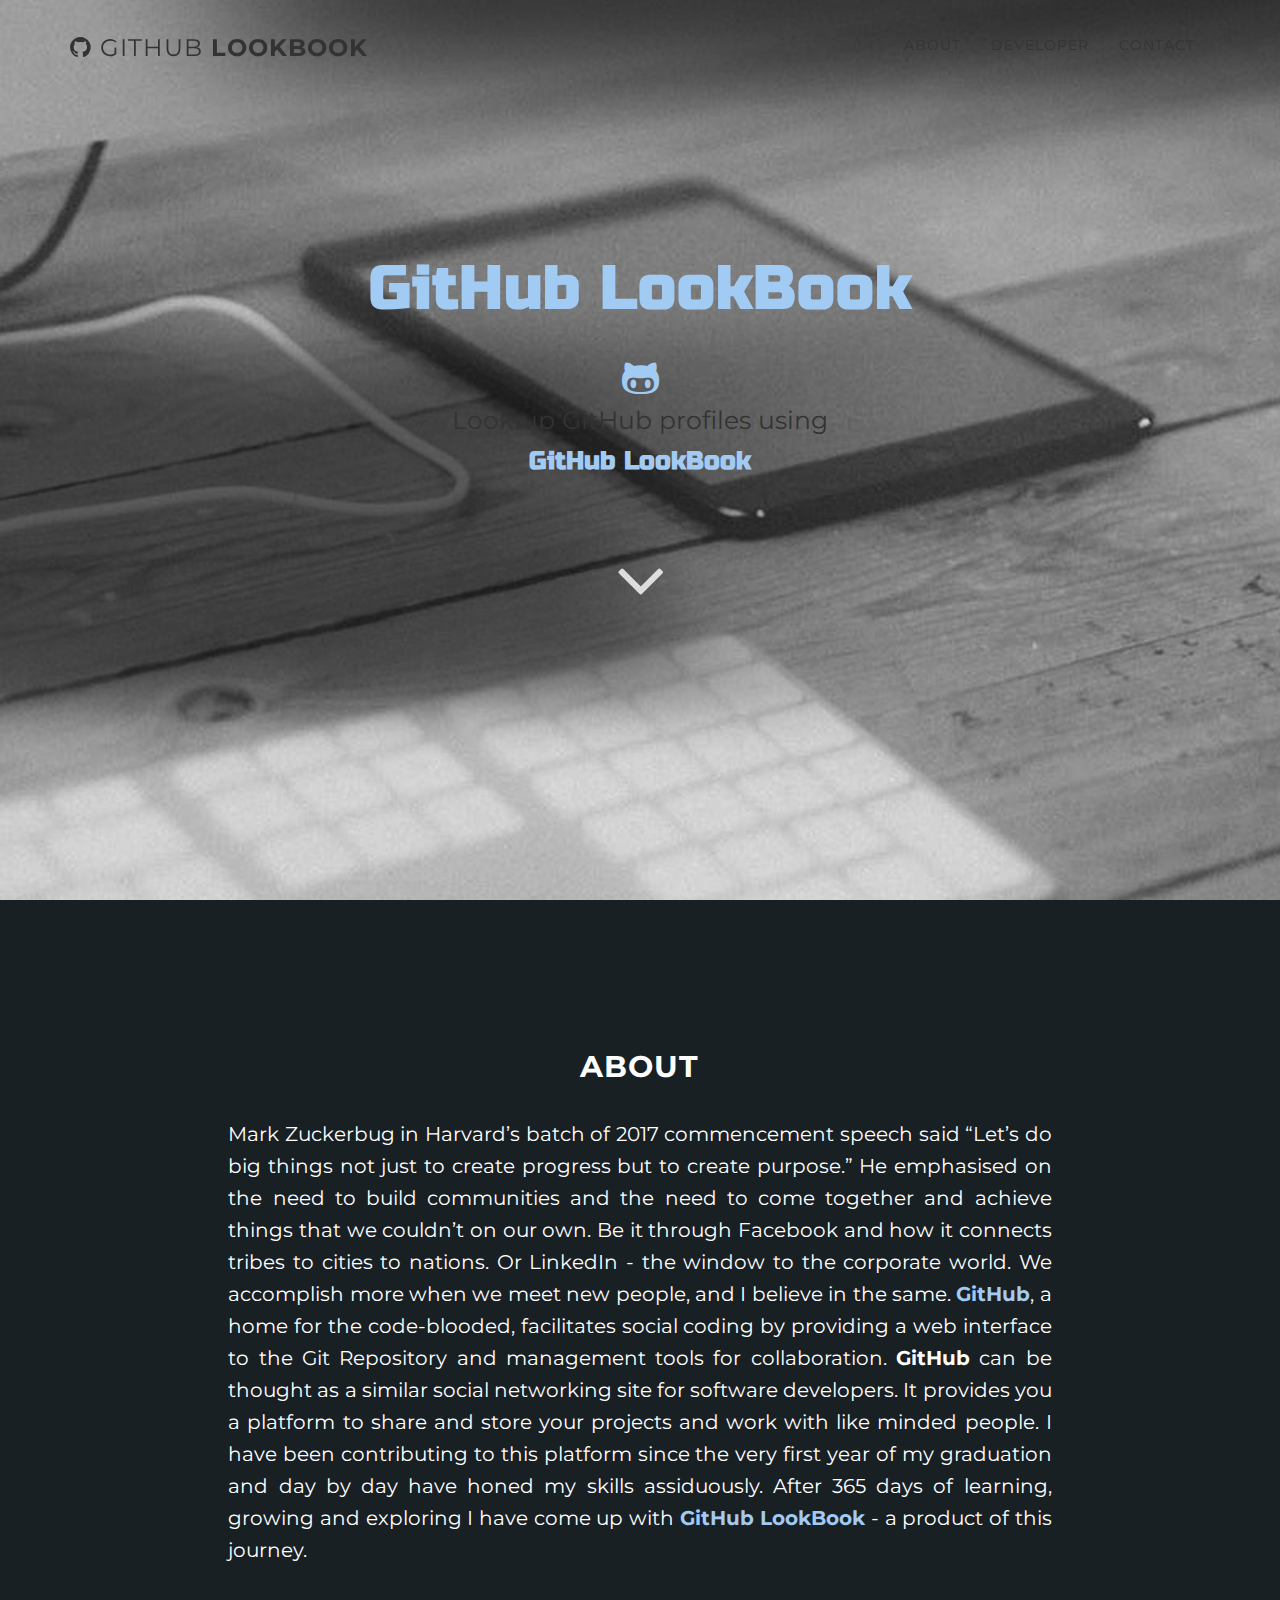
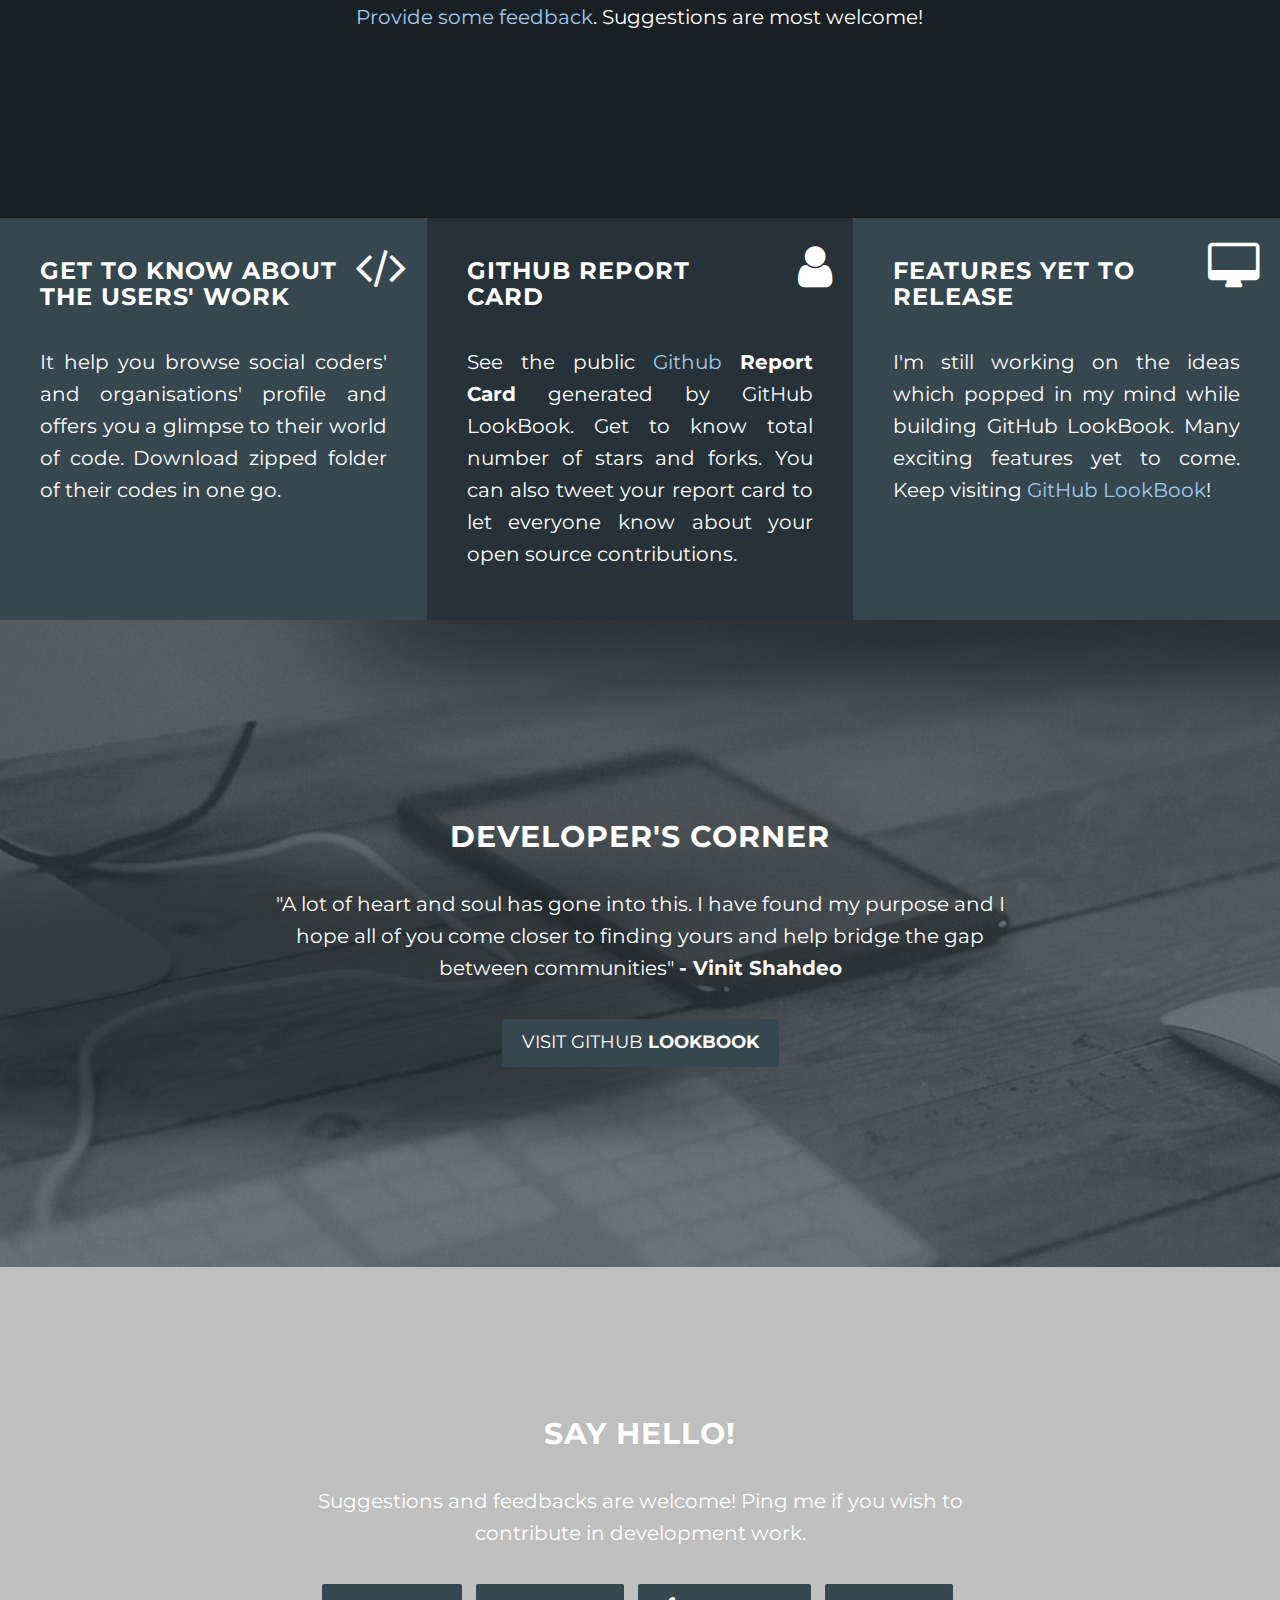
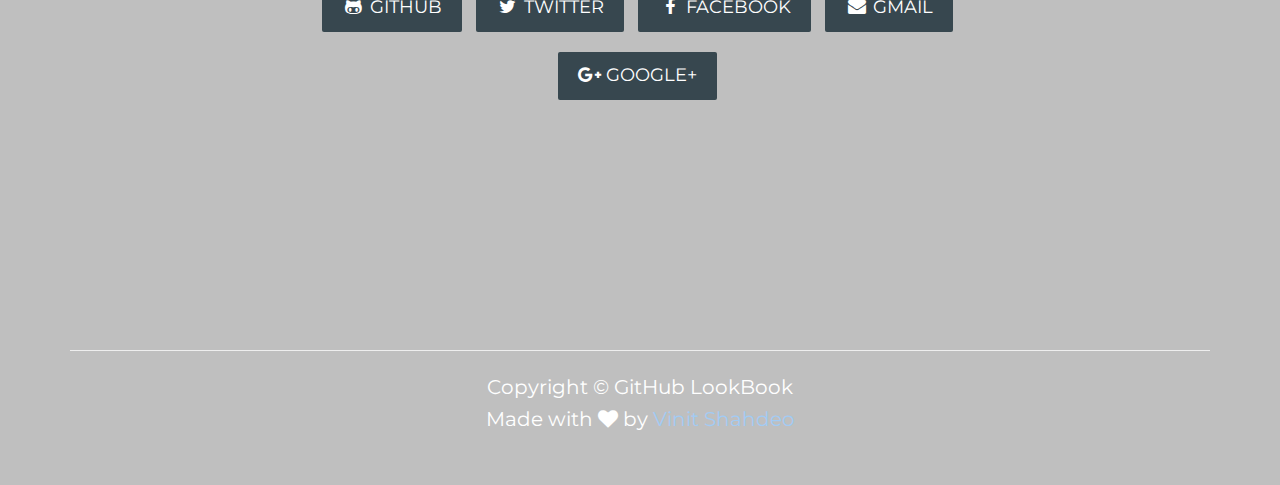
<file: index.html>
<!doctype html>
<!-- Copyright GitHub LookBook | 2017 -->
<!-- Author - Vinit Shahdeo -->
<!--


 ██████╗ ██╗████████╗██╗  ██╗██╗   ██╗██████╗     ██╗      ██████╗  ██████╗ ██╗  ██╗██████╗  ██████╗  ██████╗ ██╗  ██╗
██╔════╝ ██║╚══██╔══╝██║  ██║██║   ██║██╔══██╗    ██║     ██╔═══██╗██╔═══██╗██║ ██╔╝██╔══██╗██╔═══██╗██╔═══██╗██║ ██╔╝
██║  ███╗██║   ██║   ███████║██║   ██║██████╔╝    ██║     ██║   ██║██║   ██║█████╔╝ ██████╔╝██║   ██║██║   ██║█████╔╝ 
██║   ██║██║   ██║   ██╔══██║██║   ██║██╔══██╗    ██║     ██║   ██║██║   ██║██╔═██╗ ██╔══██╗██║   ██║██║   ██║██╔═██╗ 
╚██████╔╝██║   ██║   ██║  ██║╚██████╔╝██████╔╝    ███████╗╚██████╔╝╚██████╔╝██║  ██╗██████╔╝╚██████╔╝╚██████╔╝██║  ██╗
 ╚═════╝ ╚═╝   ╚═╝   ╚═╝  ╚═╝ ╚═════╝ ╚═════╝     ╚══════╝ ╚═════╝  ╚═════╝ ╚═╝  ╚═╝╚═════╝  ╚═════╝  ╚═════╝ ╚═╝  ╚═╝
                                                                                                                      


-->
<!--

  __  __           _                 _ _   _       _                  _            
 |  \/  | __ _  __| | ___  __      _(_) |_| |__   | | _____   _____  | |__  _   _  
 | |\/| |/ _` |/ _` |/ _ \ \ \ /\ / / | __| '_ \  | |/ _ \ \ / / _ \ | '_ \| | | | 
 | |  | | (_| | (_| |  __/  \ V  V /| | |_| | | | | | (_) \ V /  __/ | |_) | |_| | 
 |_|  |_|\__,_|\__,_|\___|   \_/\_/ |_|\__|_| |_| |_|\___/ \_/ \___| |_.__/ \__, | 
 __     ___       _ _     ____  _           _         _                     |___/  
 \ \   / (_)_ __ (_) |_  / ___|| |__   __ _| |__   __| | ___  ___                  
  \ \ / /| | '_ \| | __| \___ \| '_ \ / _` | '_ \ / _` |/ _ \/ _ \                 
   \ V / | | | | | | |_   ___) | | | | (_| | | | | (_| |  __/ (_) |                
    \_/  |_|_| |_|_|\__| |____/|_| |_|\__,_|_| |_|\__,_|\___|\___/                 
                                                                                   

-->

<html lang="en">
<head>
    <meta charset="utf-8">
    <meta http-equiv="X-UA-Compatible" content="IE=edge">
    <meta name="viewport" content="width=device-width, initial-scale=1">

    <title>GitHub LookBook</title>

    <meta name="description" content="Look up the GitHub profiles with better UI exprience. Build your GitHub Report Card!">
    <meta name="robots" content="index,follow">
    <meta name="keywords" content="github lookbook, github, profiles, github report, about, profile viewer, organization, user, vinit shahdeo" />
    <meta name="author" content="Vinit Shahdeo">
    <meta name="email" content="vinitshahdeo@gmail.com">
    <meta name="copyright" content="GitHub LookBook 2017"/>
    <meta property="og:type" content="website" /> 
    <meta property="og:title" content="GitHub LookBook" />
    <meta property="og:description" content="Look up the GitHub profiles with better UI expriences. Build your GitHub Report Card!" />


    <meta property="og:image" content="http://githublookbook.com/about/img/githublookbook.png" />
    <meta property="og:url" content="githublookbook.com" />
    <meta property="og:site_name" content="GitHub LookBook" />

    <meta name="twitter:card" content="website">
    <meta name="twitter:site" content="GitHub LookBook">
    <meta name="twitter:title" content="GitHub LookBook">
    <meta name="twitter:description" content="Look up the GitHub profiles with better UI expriences. Build your GitHub Report Card!">
    <meta name="twitter:creator" content="@Vinit_Shahdeo">
    <meta name="twitter:image" content="http://githublookbook.com/about/img/githublookbook.png">

    <meta itemprop="name" content="GitHub LookBook">
    <meta itemprop="description" content="Look up the GitHub profiles with better UI expriences. Build your GitHub Report Card!">
    <meta itemprop="image" content="http://githublookbook.com/about/img/githublookbook.png">


    <!-- Bootstrap Core CSS -->
    <link href="css/bootstrap.min.css" rel="stylesheet">
    

    <!-- Custom CSS -->
    <link href="css/basicelement.css" rel="stylesheet">

    <!-- Custom Fonts -->
    <link rel="stylesheet" href="//maxcdn.bootstrapcdn.com/font-awesome/4.3.0/css/font-awesome.min.css">
    <link href="http://fonts.googleapis.com/css?family=Montserrat:400,700" rel="stylesheet" type="text/css">
    <link href="https://fonts.googleapis.com/css?family=Russo+One" rel="stylesheet">
    <link rel="shortcut icon" href="favicon.ico" type="image/ico" />
    
</head>

<body data-spy="scroll" data-target=".navbar">

<!-- Navbar -->
<nav class="navbar navbar-custom navbar-fixed-top" role="navigation">
    <div class="container">
        <div class="navbar-header nav">
            <button type="button" class="navbar-toggle" data-toggle="collapse" data-target=".navbar-main-collapse">
                <i class="fa fa-lg fa-bars"></i>
            </button>
            <a class="navbar-brand page-scroll" href="#intro">
                <i class="fa fa-github"></i>  <span class="light">GitHub</span> LookBook
            </a>
        </div>

        
        <div class="collapse navbar-collapse navbar-right navbar-main-collapse">
           <ul class="nav navbar-nav">
                
                <li>
                    <a class="page-scroll" href="#about">About</a>
                </li>
                <li>
                    <a class="page-scroll" href="#download">Developer</a>
                </li>
                <li>
                    <a class="page-scroll" href="#contact">Contact</a>
                </li>
            </ul>
        </div>
        <!-- /.navbar-collapse -->
    </div>
    <!-- /.container -->
</nav>

<!-- Github lookbook header -->
<header class="intro gray2" id="intro">
    <div class="intro-body">
        <div class="container">
            <div class="row">
                <div class="col-md-8 col-md-offset-2 ">
                    <h1 class="brand-heading githublogo"><span>GitHub</span> LookBook</h1>
                    <p class="nav"><a href="http://githublookbook.com" target="_blank"><i class="fa fa-github-alt fa-2x animated"></i></a></p>
                    <p class="intro-text">Look up GitHub profiles using<br>
					<span class="githublogo"><a href="http://githublookbook.com" target="_blank">GitHub LookBook</a></span></p>
					<p class="nav"><a href="#about" class=" btn btn-down page-scroll"><i class="fa fa-angle-down animated"></i></a></p>
                </div>
            </div>
        </div>
    </div>
</header>

<!-- About Section -->
<section id="about" class="container-fluid content-section">
    <section class="container-fluid content-section about text-center">
        <div class="col-lg-8 col-lg-offset-2">
            <h2>About</h2>
            <p align="justify">Mark Zuckerbug in Harvard’s batch of 2017 commencement speech said “Let’s do big things not just to create progress but to create purpose.” He emphasised on the need to build communities and the need to come together and achieve things that we couldn’t on our own. Be it through Facebook and how it connects tribes to cities to nations. Or LinkedIn - the window to the corporate world. We accomplish more when we meet new people, and I believe in the same.   <a href="https://github.com" target="_blank"><strong>GitHub</strong></a>, a home for the code-blooded, facilitates social coding by providing a web interface to the Git Repository and management tools for collaboration. <strong>GitHub</strong> can be thought as a similar social networking site for software developers. It provides you a platform to share and store your projects and work with like minded people. I have been contributing to this platform since the very first year of my graduation and day by day have honed my skills assiduously. After 365 days of learning, growing and exploring I have come up with 
            <a href="https://githublookbook.com" target="_blank"><strong>GitHub LookBook</strong></a> - a product of this journey.
                </p>
<p><a class="page-scroll" href="#contact"> Provide some feedback</a>. Suggestions are most welcome!</p>
        </div>
    </section>

    <div class="col-md-4 col-gray2">
        <h3><i class="fa fa-code fa-2x" style="position:absolute; top:25px; right:20px;"></i>Get to know about the users' work</h3>
        <p align="justify">It help you browse social coders' and organisations' profile and offers you a glimpse to their world of code. Download zipped folder of their codes in one go.</p>
    </div>
    <div class="col-md-4 col-gray">
        <h3><i class="fa fa-user fa-2x" style="position:absolute; top:25px; right:20px;"></i>GitHub Report Card</h3>
        <p align="justify">See the public <a href="https://github.com/" target="_blank">Github</a> <strong>Report Card</strong> generated by GitHub LookBook. Get to know total number of stars and forks. You can also tweet your report card to let everyone know about your open source contributions.</p>
    </div>
    <div class="col-md-4 col-gray2">
        <h3><i class="fa fa-desktop fa-2x" style="position:absolute; top:25px; right:20px;"></i>Features yet to release</h3>
        <p align="justify">I'm still working on the ideas which popped in my mind while building GitHub LookBook. Many exciting features yet to come. Keep visiting <a href="http://githublookbook.com" target="_blank">GitHub LookBook</a>!</p>
    </div>
</section>

<!-- Developer Section -->
<section id="download" class="content-section text-center">
    <div class="overlay">
        <div class="download-section">

            <div class="container">
                <div class="col-lg-8 col-lg-offset-2">
                    <h2>Developer's Corner</h2>
                    <p>"A lot of heart and soul has gone into this. I have found my purpose and I hope all of you come closer to finding yours and help bridge the gap between communities" <strong>- Vinit Shahdeo</strong></p>
                    <a href="http://githublookbook.com" class="btn btn-default btn-lg">Visit GitHub <strong>LookBook</strong></a>
                                      
                </div>
            </div>

        </div>
    </div>
</section>

<!-- Contact Section -->
<section id="contact" class="container content-section text-center">
        <div class="col-lg-8 col-lg-offset-2">
            <h2>Say hello!</h2>
            <p>Suggestions and feedbacks are welcome! Ping me if you wish to contribute in development work.</p>
            <ul class="list-inline banner-social-buttons">
                <li>
                    <a href="https://github.com/vinitshahdeo" target="_blank" class="btn btn-default btn-lg"><i class="fa fa-github-alt fa-fw"></i> <span class="network-name">GitHub</span></a>
                </li>
                <li>
                    <a href="https://twitter.com/Vinit_Shahdeo" target="_blank" class="btn btn-default btn-lg"><i class="fa fa-twitter fa-fw"></i> <span class="network-name">Twitter</span></a>
                </li>
                <li>
                    <a href="https://www.facebook.com/vinit.shahdeo" target="_blank" class="btn btn-default btn-lg"><i class="fa fa-facebook fa-fw"></i> <span class="network-name">Facebook</span></a>
                </li>
                <li>
                    <a href="mailto:vinitshahdeo@gmail.com" target="_blank" class="btn btn-default btn-lg"><i class="fa fa-envelope fa-fw"></i> <span class="network-name">GMAIL</span></a>
                </li>
                <li>
                    <a href="https://plus.google.com/+vinitshahdeo/" target="_blank" class="btn btn-default btn-lg"><i class="fa fa-google-plus fa-fw"></i> <span class="network-name">Google+</span></a>
                </li>
            </ul>
        </div>
</section>

<!-- Footer -->
<footer>
    <div class="container text-center">
        <hr>
        <p>Copyright &copy; GitHub LookBook<br>
            Made with <i class="fa fa-heart"></i> by <a href="http://github.com/vinitshahdeo" target="_blank">Vinit Shahdeo</a></p>
    </div>
</footer>

<script src="js/jquery.js"></script>
<script src="js/bootstrap.min.js"></script>
<script src="http://flesler-plugins.googlecode.com/files/jquery.scrollTo-1.4.3.1-min.js"></script>
<script src="js/jquery.easing.min.js"></script>
<script src="js/SmoothScroll.js"></script>
<script src="js/basicelement.js"></script>

</body>
<!-- Made with love by Vinit Shahdeo -->
</html>
</file>
<file: css/basicelement.css>
/*
 * Copyright GitHub LookBook | 2017
 * Made with love by Vinit Shahdeo
 * Report bugs @ vinitshahdeo@gmail.com
 */


body {
    width: 100%;
    height: 100%;
    font-family: Montserrat,"Helvetica Neue",Helvetica,Arial,sans-serif;
    color: #fff;
    background-color: #bfbfbf;
}

body > .wrapper { 
	min-height:100%; padding:40px 0; 
}

html {
    width: 100%;
    height: 100%;
}

h1,
h2,
h3,
h4,
h5,
h6 {
    margin: 0 0 35px;
    text-transform: uppercase;
    font-family: Montserrat,"Helvetica Neue",Helvetica,Arial,sans-serif;
    font-weight: 700;
    letter-spacing: 1px;
}

p {
    margin: 0 0 25px;
    font-size: 18px;
    line-height: 1.5;
}

@media(min-width:767px) {
    p {
        margin: 0 0 35px;
        font-size: 20px;
        line-height: 1.6;
    }
}

a {
    color: #A2CBF4;
    -webkit-transition: all .2s ease-in-out;
    -moz-transition: all .2s ease-in-out;
    transition: all .2s ease-in-out;
}

a:hover,
a:focus {
    text-decoration: none;
    color: #C4CCD5;
}

.light {
    font-weight: 400;
}

.navbar-custom {
    margin-bottom: 0;
    border-bottom: 1px solid rgba(255,255,255,.3);
    text-transform: uppercase;
    font-family: Montserrat,"Helvetica Neue",Helvetica,Arial,sans-serif;
    background-color: #263238;
}

.navbar-custom .navbar-brand {
    font-weight: 700;
    font-size: 24px;
    line-height: 24px;
}

.navbar-custom .navbar-brand:focus {
    outline: 0;
}

.navbar-custom .navbar-brand .navbar-toggle {
    padding: 4px 6px;
    font-size: 16px;
    color: #fff;
}

.navbar-custom .navbar-brand .navbar-toggle:focus,
.navbar-custom .navbar-brand .navbar-toggle:active {
    outline: 0;
}

.navbar-custom a {
    color: #333;
}

.navbar-custom .nav li.active {
    outline: none;
    background-color: rgba(255,255,255,.3);
}

.navbar-custom .nav li a {
    -webkit-transition: background .3s ease-in-out;
    -moz-transition: background .3s ease-in-out;
    transition: background .3s ease-in-out;
}

.navbar-custom .nav li a:hover,
.navbar-custom .nav li a:focus,
.navbar-custom .nav li a.active {
    outline: 0;
    background-color: rgba(255,255,255,.3);
}

@media(min-width:767px) {
    .navbar {
        padding: 20px 0;
        border-bottom: 0;
        letter-spacing: 1px;
        background: 0 0;
        -webkit-transition: background .5s ease-in-out,padding .5s ease-in-out;
        -moz-transition: background .5s ease-in-out,padding .5s ease-in-out;
        transition: background .5s ease-in-out,padding .5s ease-in-out;
    }

    .top-nav-collapse {
        padding: 0;
        background-color: rgba(38, 50, 56, 0.95);
    }
}

.intro {
    display: table;
    width: 100%;
    height: auto;
    padding: 100px 0;
    text-align: center;
    color: #333;
    background: url(../img/bg.jpg) no-repeat bottom center scroll;
    background-color: #263238;
    -webkit-background-size: cover;
    -moz-background-size: cover;
    background-size: cover;
    -o-background-size: cover;
}

.intro .intro-body {
    display: table-cell;
    vertical-align: middle;
}

.intro .intro-body .brand-heading {
    font-size: 40px;
}

.intro .intro-body .intro-text {
    font-size: 18px;
}

@media(min-width:767px) {
    .intro {
        height: 100%;
        padding: 0;
    }

    .intro .intro-body .brand-heading {
        font-size: 60px;
        text-transform: none;
        color:#A2CBF4;
        
    }

    .intro .intro-body .intro-text {
        font-size: 25px;
        
    }
}

.btn-down {
    font-size: 80px;
    color: #fff;
    opacity:0.8;
}

.btn-down:hover,
.btn-down:focus {
    outline: 0;
    color: #fff;
}

.btn-down i.animated {
    -webkit-transition-property: -webkit-transform;
    -webkit-transition-duration: 1s;
    -moz-transition-property: -moz-transform;
    -moz-transition-duration: 1s;
}

.btn-down:hover i.animated {
    -webkit-animation-name: pulse;
    -moz-animation-name: pulse;
    -webkit-animation-duration: 1.5s;
    -moz-animation-duration: 1.5s;
    -webkit-animation-iteration-count: infinite;
    -moz-animation-iteration-count: infinite;
    -webkit-animation-timing-function: linear;
    -moz-animation-timing-function: linear;
}



@-webkit-keyframes pulse {
0 {
    -webkit-transform: scale(1);
    transform: scale(1);
}

50% {
    -webkit-transform: scale(1.2);
    transform: scale(1.2);
}

100% {
    -webkit-transform: scale(1);
    transform: scale(1);
}
}

@-moz-keyframes pulse {
0 {
    -moz-transform: scale(1);
    transform: scale(1);
}

50% {
    -moz-transform: scale(1.2);
    transform: scale(1.2);
}

100% {
    -moz-transform: scale(1);
    transform: scale(1);
}
}


#about.content-section  {
    padding: 0;
    background:#37474F;
}

.content-section .about  {
    background:#192024;
}


.content-section {
    padding: 100px 0;
}

.col-gray {
    background:#263238;
}

.col-gray, .col-gray2 {
    padding:40px 40px 15px;
}

.col-gray h3, .col-gray2 h3{
    padding-right: 45px;
}

#download {
    background: url(../img/bg.jpg) no-repeat center center scroll;
    background-color: #000;
    -webkit-background-size: cover;
    -moz-background-size: cover;
    background-size: cover;
    -o-background-size: cover;
}

.download-section {
    width: 100%;
    color: #fff;
    padding:100px 0;
}

#download .overlay {
    background-color: rgba(38, 50, 56, 0.6);
}

#download.content-section  {
    padding: 0;
}

#map {
    width: 100%;
    height: 200px;
}

@media(min-width:767px) {
    .content-section {
        padding: 150px 0;
    }

    .download-section {
        padding: 200px 0;
    }

    #map {
        height: 400px;
    }
}

.btn {
    text-transform: uppercase;
    font-family: Montserrat,"Helvetica Neue",Helvetica,Arial,sans-serif;
    font-weight: 400;
    -webkit-transition: all .3s ease-in-out;
    -moz-transition: all .3s ease-in-out;
    transition: all .3s ease-in-out;
}

.btn-default {
    border: 0;
    color: #fff;
    background-color:#37474F;
    border-radius:2px;
    padding:12px 20px;
}

.btn-default:hover,
.btn-default:focus {
    border: 0px;
    outline: 0;
    color: #fff;
    background-color: #789;
}

ul.banner-social-buttons {
    margin-top: 0;
}

ul.banner-social-buttons li {
    margin-bottom: 20px;

}

@media(max-width:1199px) {
    ul.banner-social-buttons {
        margin-top: 15px;
    }
}

@media(max-width:767px) {
    ul.banner-social-buttons li {
        padding: 0 5px;
    }

    ul.banner-social-buttons li:last-child {
        margin-bottom: 0;

    }
}

footer {
    padding: 50px 0;
}

footer p {
    margin: 0;
}

::-moz-selection {
    text-shadow: none;
    background: #fcfcfc;
    background: rgba(255,255,255,.2);
}

::selection {
    text-shadow: none;
    background: #fcfcfc;
    background: rgba(255,255,255,.2);
}

img::selection {
    background: 0 0;
}

img::-moz-selection {
    background: 0 0;
}

body {
    webkit-tap-highlight-color: rgba(255,255,255,.2);
}

.githublogo{
         font-family: 'Russo One', sans-serif;
          font-weight: 900;
          text-transform: none;

      }
      .githublogo span{
        color:#A2CBF4;
      }
</file>
